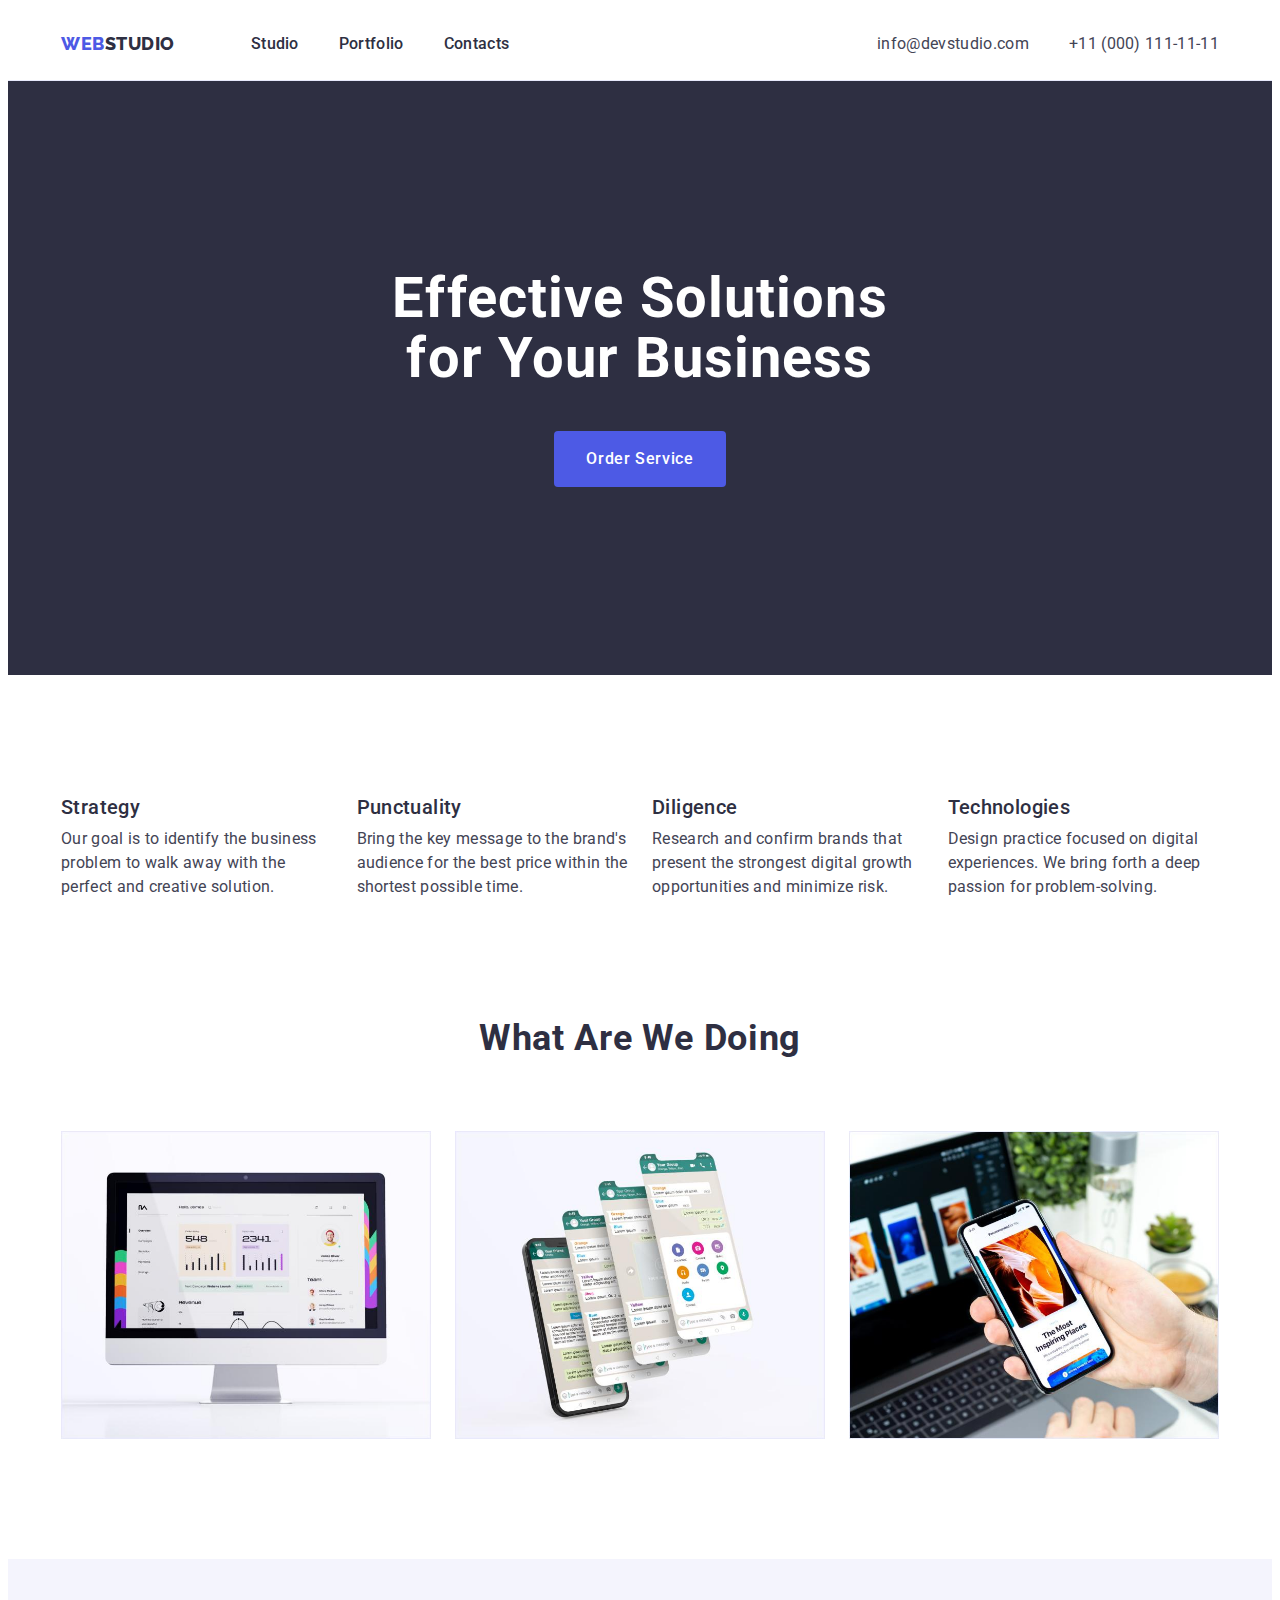
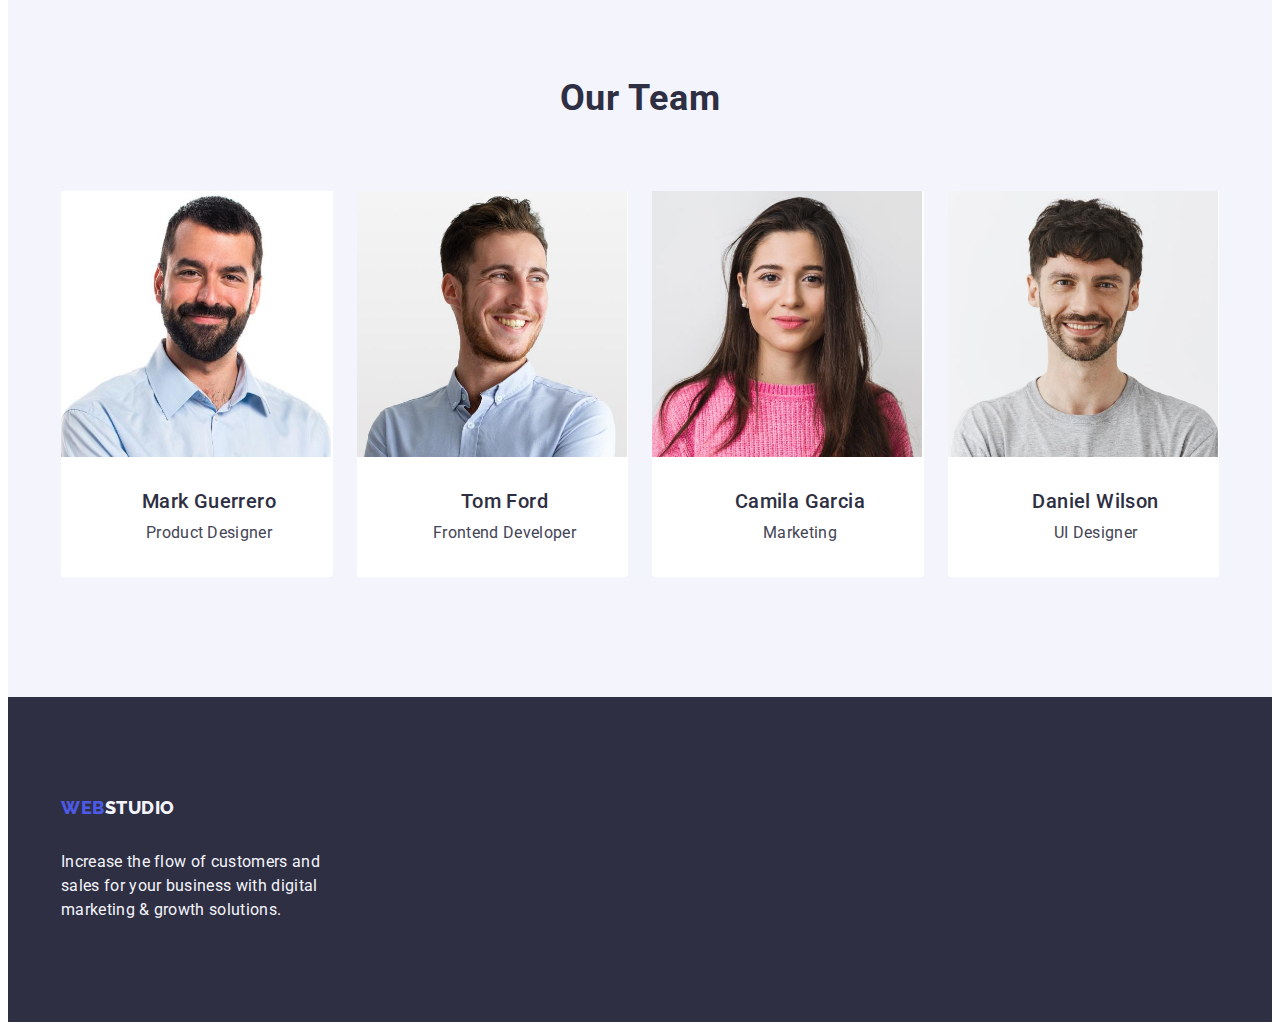
<file: index.html>
<!DOCTYPE html>
<html lang="en">
  <head>
    <meta charset="UTF-8" />
    <meta http-equiv="X-UA-Compatible" content="IE=edge" />
    <meta name="viewport" content="width=device-width, initial-scale=1.0" />
    <title>studio</title>
    <link rel="preconnect" href="https://fonts.googleapis.com" />
    <link rel="preconnect" href="https://fonts.gstatic.com" crossorigin />
    <link
      href="https://fonts.googleapis.com/css2?family=Raleway:wght@700&family=Roboto:wght@400;500;700;900&display=swap"
      rel="stylesheet"
    />
    <link
      rel="stylesheet"
      href="https://cdnjs.cloudflare.com/ajax/libs/modern-normalize/2.0.0/modern-normalize.min.css"
      integrity="sha512-4xo8blKMVCiXpTaLzQSLSw3KFOVPWhm/TRtuPVc4WG6kUgjH6J03IBuG7JZPkcWMxJ5huwaBpOpnwYElP/m6wg=="
      crossorigin="anonymous"
      referrerpolicy="no-referrer"
    />
    <link rel="stylesheet" href="./css/styles.css" />
  </head>
  <body>
    <header class="header">
      <div class="container">
        <nav class="header-nav">
          <a class="logo link logo-header" href="/"
            >Web<span class="logo-dark">Studio</span>
          </a>

          <ul class="header-list list">
            <li class="header-item">
              <a class="header-link link" href="./index.html">Studio</a>
            </li>
            <li class="header-item">
              <a class="header-link link" href="./portfolio.html">Portfolio</a>
            </li>
            <li class="header-item">
              <a class="header-link link" href="">Contacts</a>
            </li>
          </ul>
        </nav>

        <address class="contacts">
          <ul class="header-contact-list list">
            <li class="header-contact-item">
              <a
                class="header-contact-link link"
                href="mailto:info@devstudio.com"
                >info@devstudio.com</a
              >
            </li>
            <li class="header-contact-item">
              <a class="header-contact-link link" href="tel:+110001111111"
                >+11 (000) 111-11-11</a
              >
            </li>
          </ul>
        </address>
      </div>
    </header>

    <main>
      <section class="hero">
        <div class="container container-hero">
          <h1 class="hero-title">Effective Solutions for Your Business</h1>
          <button type="button" class="hero-button buttons">
            Order Service
          </button>
        </div>
      </section>

      <section class="skills">
        <div class="container container-skills">
          <h2 class="ivh-title visually-hidden">stealth header</h2>
          <ul class="list-skills list">
            <li class="item-skills">
              <h3 class="skills-header top-header">Strategy</h3>
              <p class="skills-description text">
                Our goal is to identify the business problem to walk away with
                the perfect and creative solution.
              </p>
            </li>
            <li class="item-skills">
              <h3 class="skills-header top-header">Punctuality</h3>
              <p class="skills-description text">
                Bring the key message to the brand's audience for the best price
                within the shortest possible time.
              </p>
            </li>
            <li class="item-skills">
              <h3 class="skills-header top-header">Diligence</h3>
              <p class="skills-description text">
                Research and confirm brands that present the strongest digital
                growth opportunities and minimize risk.
              </p>
            </li>
            <li class="item-skills">
              <h3 class="skills-header top-header">Technologies</h3>
              <p class="skills-description text">
                Design practice focused on digital experiences. We bring forth a
                deep passion for problem-solving.
              </p>
            </li>
          </ul>
        </div>
      </section>

      <section class="wedoing">
        <div class="container container-wedoing">
          <h2 class="wedoing-header section-header">What are we doing</h2>
          <ul class="wedoing-list list">
            <li class="wedoing-item">
              <img
                src="./images/index/analitycs.jpg"
                alt="screen with analytics information"
                width="370"
                class="wedoing-pic"
              />
            </li>
            <li class="wedoing-item">
              <img
                src="./images/index/mobile_apps.jpg"
                alt="proces of mobile apps developing"
                width="370"
                class="wedoing-pic"
              />
            </li>
            <li class="wedoing-item">
              <img
                src="./images/index/ui_design.jpg"
                alt="demonstration of ui design"
                width="370"
                class="wedoing-pic"
              />
            </li>
          </ul>
        </div>
      </section>

      <section class="team">
        <div class="container container-team">
          <h2 class="team-header section-header">Our Team</h2>
          <ul class="team-list list">
            <li class="team-item">
              <img
                src="./images/index/product_designer.jpg"
                alt="a men hwo are product Designer"
                width="270"
                class="team-pic"
              />
              <div class="container container-members">
                <h3 class="team-header-name top-header">Mark Guerrero</h3>
                <p class="team-paragraph text">Product Designer</p>
              </div>
            </li>
            <li class="team-item">
              <img
                src="./images/index/frontend_developer.jpg"
                alt="a men hwo are frontend developer"
                width="270"
                class="team-pic"
              />
              <div class="container container-members">
                <h3 class="team-header-name top-header">Tom Ford</h3>
                <p class="team-paragraph text">Frontend Developer</p>
              </div>
            </li>
            <li class="team-item">
              <img
                src="./images/index/marketing.jpg"
                alt="a woman who are into marketing"
                width="270"
                class="team-pic"
              />
              <div class="container container-members">
                <h3 class="team-header-name top-header">Camila Garcia</h3>
                <p class="team-paragraph text">Marketing</p>
              </div>
            </li>
            <li class="team-item">
              <img
                src="./images/index/ui_designer.jpg"
                alt="a men who are ui designer"
                width="270"
                class="team-pic"
              />
              <div class="container container-members">
                <h3 class="team-header-name top-header">Daniel Wilson</h3>
                <p class="team-paragraph text">UI Designer</p>
              </div>
            </li>
          </ul>
        </div>
      </section>
    </main>

    <footer class="footer">
      <div class="container">
        <a class="logo-footer logo link" href="/"
          >Web<span class="logo-footer logo-white">Studio</span>
        </a>
        <p class="footer-paragraph">
          Increase the flow of customers and sales for your business with
          digital marketing & growth solutions.
        </p>
      </div>
    </footer>
  </body>
</html>
</file>
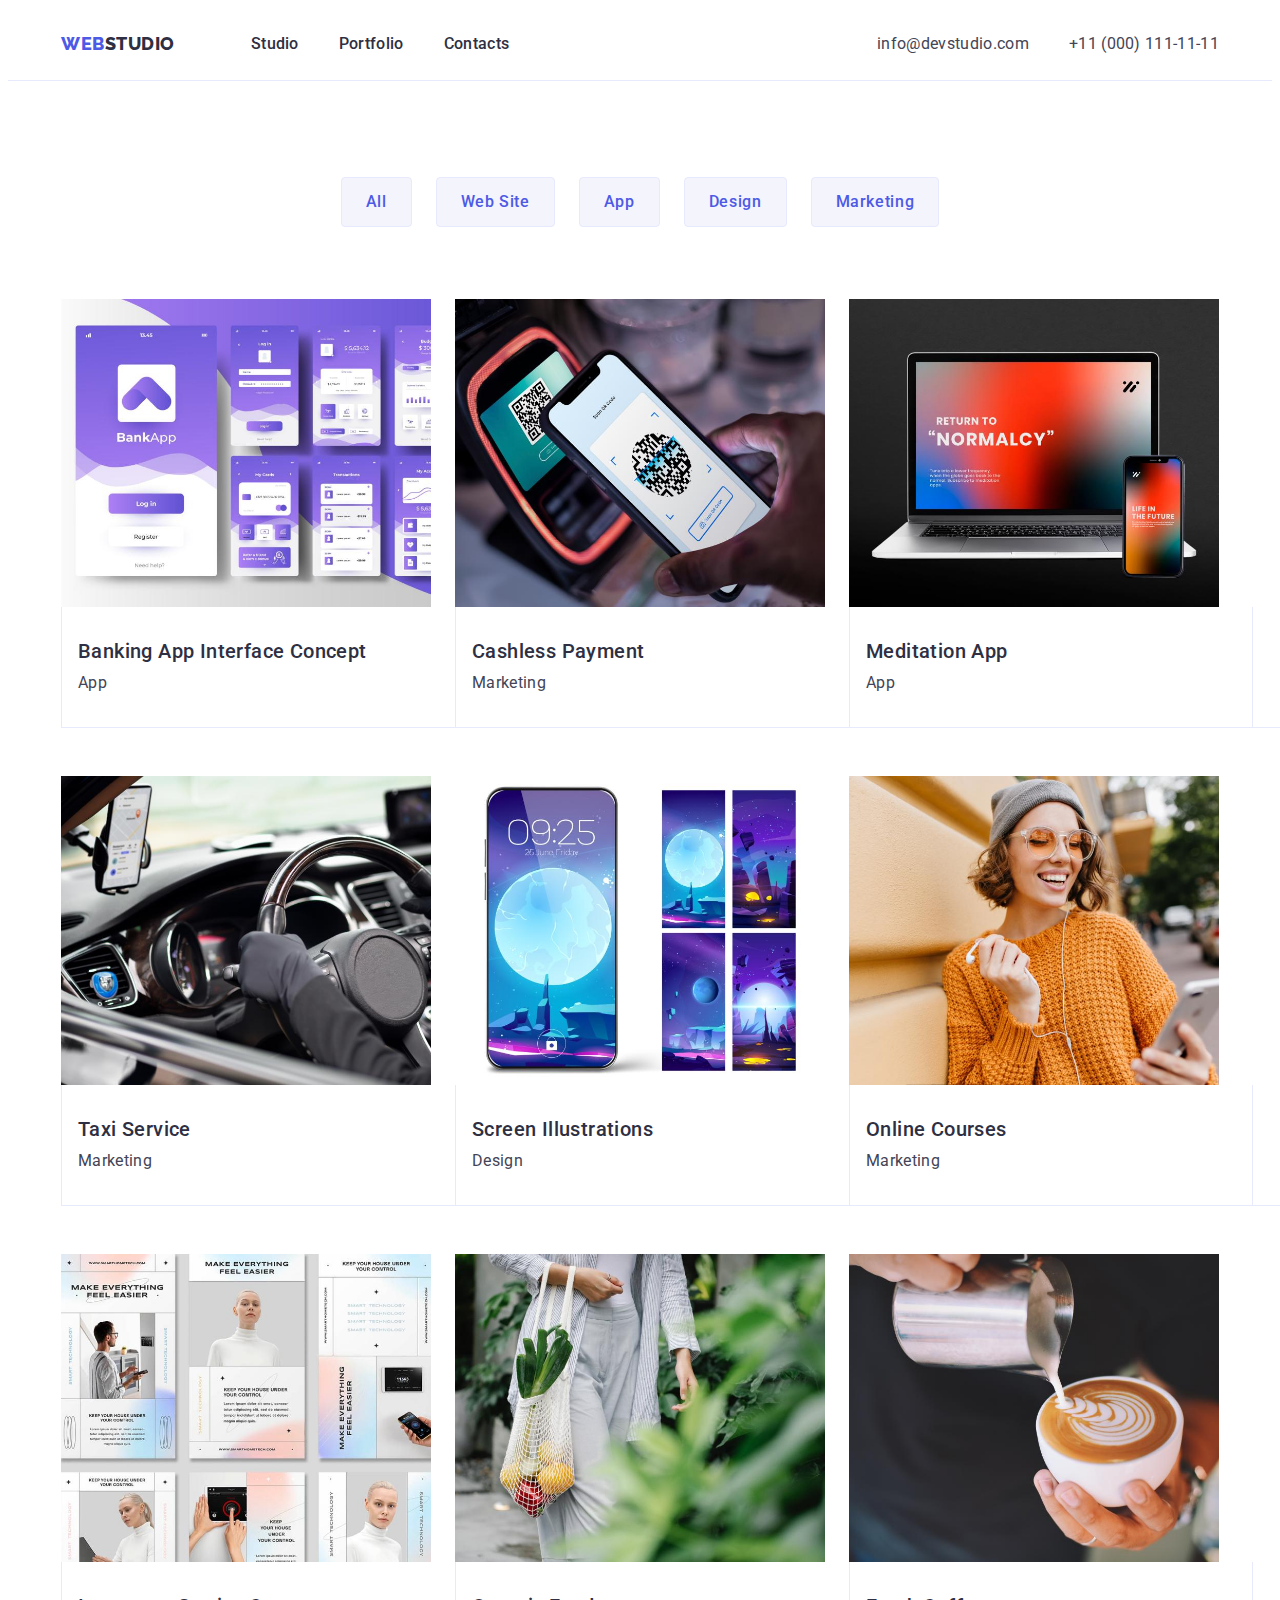
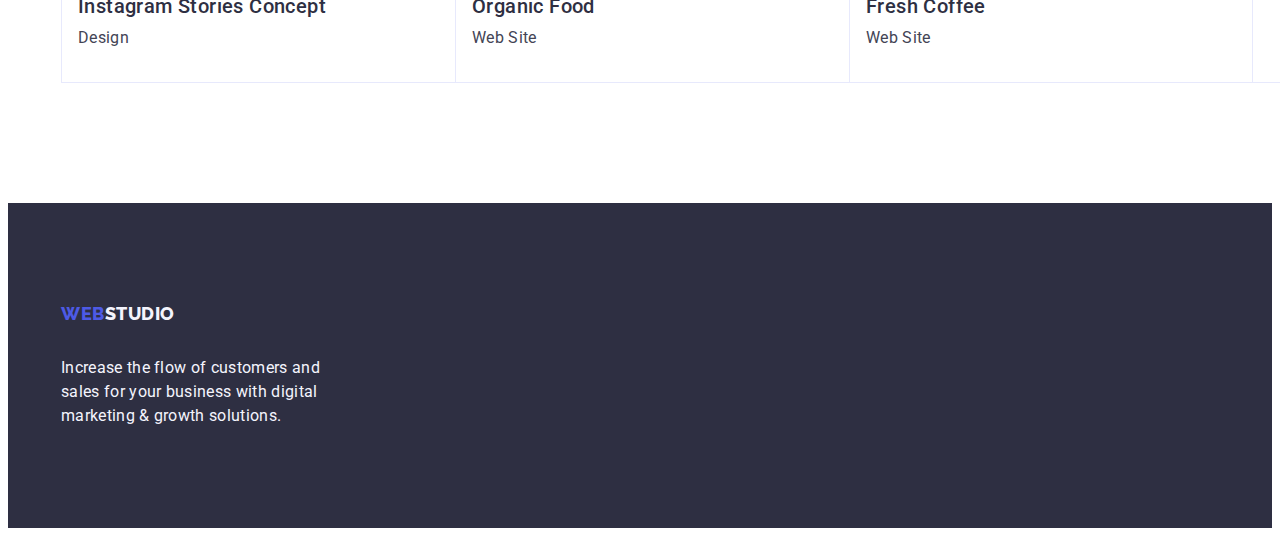
<file: portfolio.html>
<!DOCTYPE html>
<html lang="en">
  <head>
    <meta charset="UTF-8" />
    <meta http-equiv="X-UA-Compatible" content="IE=edge" />
    <meta name="viewport" content="width=device-width, initial-scale=1.0" />
    <title>portfolio</title>
    <link rel="preconnect" href="https://fonts.googleapis.com" />
    <link rel="preconnect" href="https://fonts.gstatic.com" crossorigin />
    <link
      href="https://fonts.googleapis.com/css2?family=Raleway:wght@700&family=Roboto:wght@400;500;700;900&display=swap"
      rel="stylesheet"
    />
    <link
      rel="stylesheet"
      href="https://cdnjs.cloudflare.com/ajax/libs/modern-normalize/2.0.0/modern-normalize.min.css"
      integrity="sha512-4xo8blKMVCiXpTaLzQSLSw3KFOVPWhm/TRtuPVc4WG6kUgjH6J03IBuG7JZPkcWMxJ5huwaBpOpnwYElP/m6wg=="
      crossorigin="anonymous"
      referrerpolicy="no-referrer"
    />
    <link rel="stylesheet" href="./css/styles.css" />
  </head>
  <body class="portfolio">
    <header class="header">
      <div class="container header-container">
        <nav class="header-nav">
          <a class="logo link logo-header" href="/"
            >Web<span class="logo-dark">Studio</span>
          </a>

          <ul class="header-list list">
            <li class="header-item">
              <a class="header-link link" href="./index.html">Studio</a>
            </li>
            <li class="header-item">
              <a class="header-link link" href="./portfolio.html">Portfolio</a>
            </li>
            <li class="header-item">
              <a class="header-link link" href="">Contacts</a>
            </li>
          </ul>
        </nav>

        <address class="contacts">
          <ul class="header-contact-list list">
            <li class="header-contact-item">
              <a
                class="header-contact-link link"
                href="mailto:info@devstudio.com"
                >info@devstudio.com</a
              >
            </li>
            <li class="header-contact-item">
              <a class="header-contact-link link" href="tel:+110001111111"
                >+11 (000) 111-11-11</a
              >
            </li>
          </ul>
        </address>
      </div>
    </header>

    <main>
      <section class="projects">
        <div class="container">
          <h1 class="vh-title visually-hidden">lels</h1>
          <ul class="projects-list-buttons list">
            <li class="project-item-buttons">
              <button type="button" class="project-button buttons">All</button>
            </li>
            <li class="project-item-buttons">
              <button type="button" class="project-button buttons">
                Web Site
              </button>
            </li>
            <li class="project-item-buttons">
              <button type="button" class="project-button buttons">App</button>
            </li>
            <li class="project-item-buttons">
              <button type="button" class="project-button buttons">
                Design
              </button>
            </li>
            <li class="project-item-buttons">
              <button type="button" class="project-button buttons">
                Marketing
              </button>
            </li>
          </ul>

          <ul class="projects-list list">
            <li class="projects-item">
              <a class="project-link link" href="/">
                <img
                  src="./images/portfolio/banking_app.jpg"
                  alt="image of Banking App Interface Concept"
                  width="370"
                  class="portfolio-pic"
                />
                <div class="container container-project">
                  <h2 class="project-header top-header">
                    Banking App Interface Concept
                  </h2>
                  <p class="project-paragraph">App</p>
                </div>
              </a>
            </li>
            <li class="projects-item">
              <a class="project-link link" href="/">
                <img
                  src="./images/portfolio/cashless_payment.jpg"
                  alt="image of Cashless Payment"
                  width="370"
                  class="portfolio-pic"
                />
                <div class="container container-project">
                  <h2 class="project-header top-header">Cashless Payment</h2>
                  <p class="project-paragraph">Marketing</p>
                </div>
              </a>
            </li>
            <li class="projects-item">
              <a class="project-link link" href="/">
                <img
                  src="./images/portfolio/meditation_app.jpg"
                  alt="image of Meditation App"
                  width="370"
                  class="portfolio-pic"
                />
                <div class="container container-project">
                  <h2 class="project-header top-header">Meditation App</h2>
                  <p class="project-paragraph">App</p>
                </div>
              </a>
            </li>
            <li class="projects-item">
              <a class="project-link link" href="/">
                <img
                  src="./images/portfolio/taxi_service.jpg"
                  alt="image of using Taxi Service app in car"
                  width="370"
                  class="portfolio-pic"
                />
                <div class="container container-project">
                  <h2 class="project-header top-header">Taxi Service</h2>
                  <p class="project-paragraph">Marketing</p>
                </div>
              </a>
            </li>
            <li class="projects-item">
              <a class="project-link link" href="/">
                <img
                  src="./images/portfolio/screen_illustrations.jpg"
                  alt="image of Illustrations on phone screen"
                  width="370"
                  class="portfolio-pic"
                />
                <div class="container container-project">
                  <h2 class="project-header top-header">
                    Screen Illustrations
                  </h2>
                  <p class="project-paragraph">Design</p>
                </div>
              </a>
            </li>
            <li class="projects-item">
              <a class="project-link link" href="/">
                <img
                  src="./images/portfolio/online_courses.jpg"
                  alt="image of Online Courses proces"
                  width="370"
                  class="portfolio-pic"
                />
                <div class="container container-project">
                  <h2 class="project-header top-header">Online Courses</h2>
                  <p class="project-paragraph">Marketing</p>
                </div>
              </a>
            </li>
            <li class="projects-item">
              <a class="project-link link" href="/">
                <img
                  src="./images/portfolio/instagram_stories.jpg"
                  alt="image of Instagram Stories Concepts"
                  width="370"
                  class="portfolio-pic"
                />
                <div class="container container-project">
                  <h2 class="project-header top-header">
                    Instagram Stories Concept
                  </h2>
                  <p class="project-paragraph">Design</p>
                </div>
              </a>
            </li>
            <li class="projects-item">
              <a class="project-link link" href="/">
                <img
                  src="./images/portfolio/organic_food.jpg"
                  alt="image of Organic Food in bag"
                  width="370"
                  class="portfolio-pic"
                />
                <div class="container container-project">
                  <h2 class="project-header top-header">Organic Food</h2>
                  <p class="project-paragraph">Web Site</p>
                </div>
              </a>
            </li>
            <li class="projects-item">
              <a class="project-link link" href="/">
                <img
                  src="./images/portfolio/fresh_coffe.jpg"
                  alt="image of making a latte"
                  width="370"
                  class="portfolio-pic"
                />
                <div class="container container-project">
                  <h2 class="project-header top-header">Fresh Coffee</h2>
                  <p class="project-paragraph">Web Site</p>
                </div>
              </a>
            </li>
          </ul>
        </div>
      </section>
    </main>

    <footer class="footer">
      <div class="container">
        <a class="logo-footer logo link" href="/"
          >Web<span class="logo-footer logo-white">Studio</span>
        </a>
        <p class="footer-paragraph">
          Increase the flow of customers and sales for your business with
          digital marketing & growth solutions.
        </p>
      </div>
    </footer>
  </body>
</html>
</file>
<file: css/styles.css>
:root {
    --primary-brand: #4D5AE5;
    --pressed-state: #404BBF;
    --dark: #2E2F42;
    --success: #31D0AA;
    --text: #434455;
    --subtle-text: #8E8F99;
    --accent: #E7E9FC;
    --light: #F4F4FD;
    --modal-overlay: #2E2F42 0.4;
    --hero-background: #2E2F42 0.7;
    --white-background: #FFFFFF;
    --modal-background: #FCFCFC;
}

body {
    font-family: 'Roboto', sans-serif;
    font-size: 16px;
    line-height: 1.5;
    letter-spacing: 0.02em;
    color: var(--text);
    background-color: var(--white-background);
}

p,
h1,
h2,
h3,
h4,
h5,
h6 {
    margin: 0;
}

ul,
ol {
    margin: 0;
    padding: 0;
}

img {
    display: block
}



.contacts {
    margin-left: auto;
    font-style: normal;
    display: flex;
    align-items: center;

}

.list {
    list-style: none;
}

/* logo */

.logo {
    font-family: 'Raleway', sans-serif;
    font-weight: 800;
    font-size: 18px;
    line-height: 1.17;
    letter-spacing: 0.03em;
    text-transform: uppercase;
    word-spacing: 0em;
    color: var(--primary-brand);
}


.logo-dark {
    color: var(--dark);
}

.logo-white {
    color: var(--light);
}

/* links */

.link {
    text-decoration: none;
}

.link:is(:hover,:focus) {
    color:var(--pressed-state);
}

/* 4 section */

.team {
    background-color: var(--light);
    padding: 120px 0;
}

.team-item {
    background-color: var(--white-background);
}

/* headers */

.hero-title {
    font-size: 56px;
    line-height: 1.07;
    letter-spacing: 0.02em;
    color: var(--white-background);
    text-align: center;
    margin-bottom: 42px;
    max-width: 496px;
}

.section-header {
    font-size: 36px;
    line-height: 1.11;
    text-transform: capitalize;
    letter-spacing: 0.02em;
    color: var(--dark);
    text-align: center;
}



.top-header {
    font-weight: 500;
    font-size: 20px;
    line-height: 1.2;
    letter-spacing: 0.02em;
    color: var(--dark);
}

.footer-paragraph {
    color: var(--light);
    max-width: 264px;
}

.header-link {
    font-weight: 500;
    color: var(--dark);
}

.header-contact-link {
    color: var(--text);
}

.hero {
    background-color: var(--dark);
    padding: 188px 0;
}

.footer {
    background-color: var(--dark);
    padding: 100px 0;
}

/* buttons */

.buttons {
    cursor: pointer;
    font-family: 'Roboto', sans-serif;
    font-weight: 500;
    font-size: 16px;
    line-height: 1.5;
    letter-spacing: 0.04em;
}

.hero-button {
    background-color: var(--primary-brand);
    color: var(--white-background);
    border-radius: 4px;
    padding: 16px 32px;
    min-width: 169px;
    height: 56px;
    border: none;
    display: block;
}

.hero-button:is(:hover,:focus) {
    background-color: var(--pressed-state);
}

/* portfolio */

.project-button {
    background-color: var(--light);
    color: var(--primary-brand);
}

.project-button:is(:hover,:focus) {
    background-color: var(--pressed-state);
    color: var(--white-background);
    border: 1px solid transparent;
}

.project-paragraph {
    color: var(--text);
}

/* module 3 index*/

.container {
    width: 1158px;
    padding: 0 15px;
    margin: 0 auto;
}

.header {
    padding: 24px 0;
    border-bottom: 1px solid var(--accent);
}

.skills {
    padding: 120px 0;
}

.skills-header {
    margin-bottom: 8px;
}

.wedoing {
    padding-bottom: 120px;
}

.wedoing-header {
    margin-bottom: 72px;
}

.team-header {
    margin-bottom: 72px;
}

.team-header-name {
    margin-bottom: 8px;
    text-align: center;
}

.team-paragraph {
    text-align: center;
}

.logo-footer {
    margin-bottom: 16px;
    display: inline-block;
}

/* module 3 portfolio */

.projects {
    padding: 96px 0 120px 0;
}

.projects-list-buttons {
    margin-bottom: 72px;
}

.project-button {
    border: 1px solid var(--accent);
    border-radius: 4px;
    padding: 12px 24px;
}

.header .container {
    display: flex;
}

.header-nav {
    display: flex;
    align-items: center;
}

.logo-header {
    margin-right: 76px;
}

.header-list {
    display: flex;
    gap: 40px;
}

.header-link {
    padding: 24px 0;
}

.header-contact-list {
    gap: 40px;
    display: flex;
    align-items: center;
}

.header-container {
    display: flex;
    align-items: center;
}

/* hero section */

.container-hero {
    display: flex;
    flex-direction: column;
    align-items: center;
}


/* list sectiom */

.list-skills {
    display: flex;
    gap: 24px;
}

.item-skills {
    flex-basis: calc((100% - 3 * 24px) / 4)
}

/* wedoing section */

.wedoing-list {
    display: flex;
    gap: 24px;
}

.wedoing-item {
    width: calc((100% - 48px) / 3)
}

/* team section */

.team-list {
    display: flex;
    gap: 24px;
}

.team-item {
    width: calc((100% - 72px) / 4);
    border-radius: 0px 0px 4px 4px;
}

.container-members {
    padding: 32px 16px;
    max-width: 264px;
}

/* portfolio */

/* first section */

.projects-list-buttons {
    display: flex;
    justify-content: center;
    gap: 24px;
}

.projects-list {
    display: flex;
    flex-wrap: wrap;
    column-gap: 24px;
    row-gap: 48px;

}

.projects-item {
    width: calc((100% - 48px) / 3);
}

.container-project {
    padding: 32px 16px;
    border: 1px solid var(--accent);
    border-top: none;
}

.project-header {
    margin-bottom: 8px
}

.visually-hidden {
    position: absolute;
    width: 1px;
    height: 1px;
    margin: -1px;
    border: 0;
    padding: 0;
    white-space: nowrap;
    clip-path: inset(100%);
    clip: rect(0 0 0 0);
    overflow: hidden;
}
</file>
